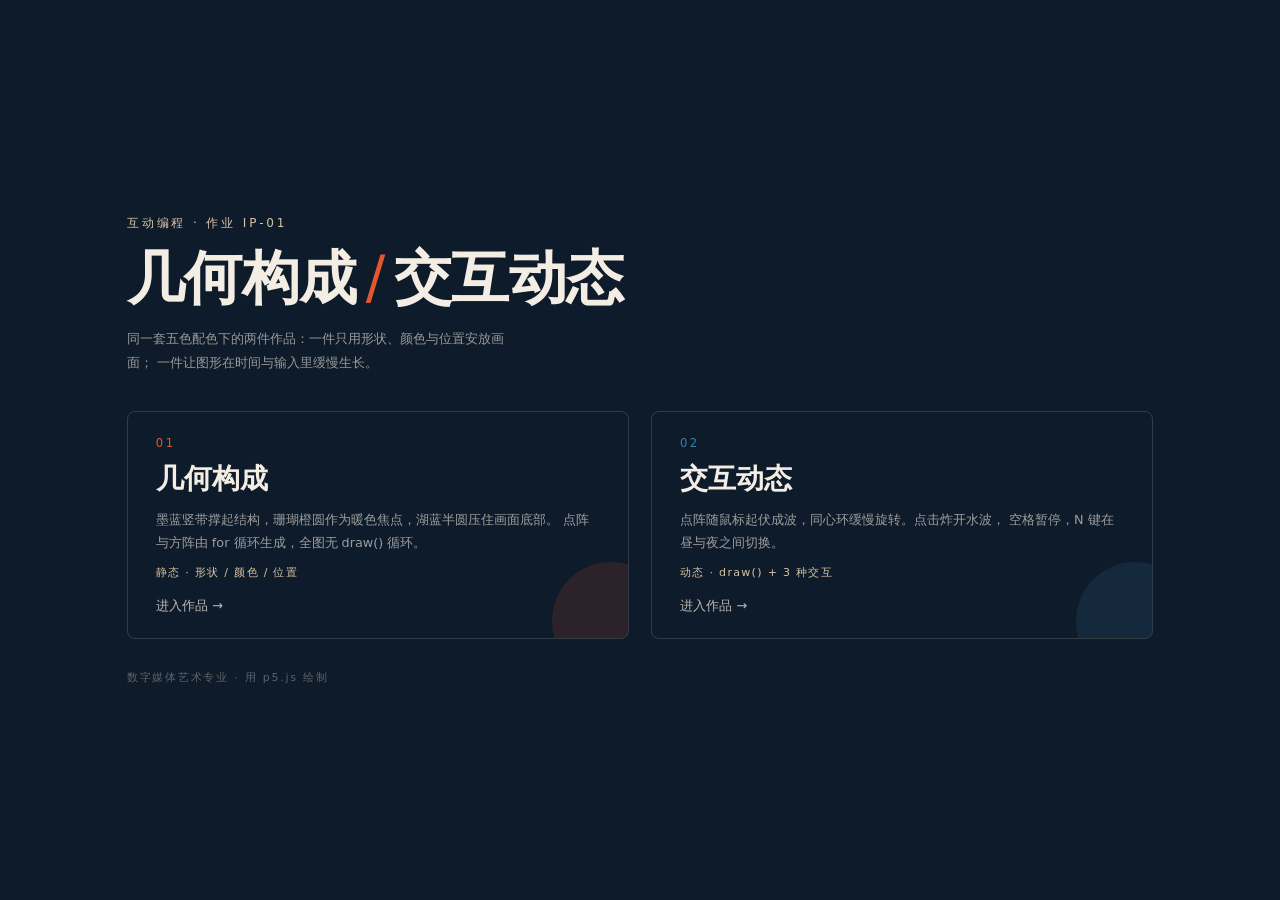
<file: index.html>
<!DOCTYPE html>
<html lang="zh-CN">
<head>
  <meta charset="UTF-8">
  <meta name="viewport" content="width=device-width, initial-scale=1.0">
  <title>IP-01 · p5.js 双联作</title>
  <link rel="stylesheet" href="css/site.css">
</head>
<body class="index-page">
  <main class="index-main">
    <header class="index-header">
      <p class="eyebrow">互动编程 · 作业 IP-01</p>
      <h1>几何构成<span class="slash">/</span>交互动态</h1>
      <p class="intro">
        同一套五色配色下的两件作品：一件只用形状、颜色与位置安放画面；
        一件让图形在时间与输入里缓慢生长。
      </p>
    </header>

    <nav class="work-grid">
      <a class="work-card" href="static.html">
        <span class="work-no">01</span>
        <h2>几何构成</h2>
        <p class="work-desc">
          墨蓝竖带撑起结构，珊瑚橙圆作为暖色焦点，湖蓝半圆压住画面底部。
          点阵与方阵由 for 循环生成，全图无 draw() 循环。
        </p>
        <span class="work-meta">静态 · 形状 / 颜色 / 位置</span>
        <span class="work-enter">进入作品 →</span>
      </a>

      <a class="work-card" href="dynamic.html">
        <span class="work-no">02</span>
        <h2>交互动态</h2>
        <p class="work-desc">
          点阵随鼠标起伏成波，同心环缓慢旋转。点击炸开水波，
          空格暂停，N 键在昼与夜之间切换。
        </p>
        <span class="work-meta">动态 · draw() + 3 种交互</span>
        <span class="work-enter">进入作品 →</span>
      </a>
    </nav>

    <footer class="index-footer">数字媒体艺术专业 · 用 p5.js 绘制</footer>
  </main>
</body>
</html>
</file>
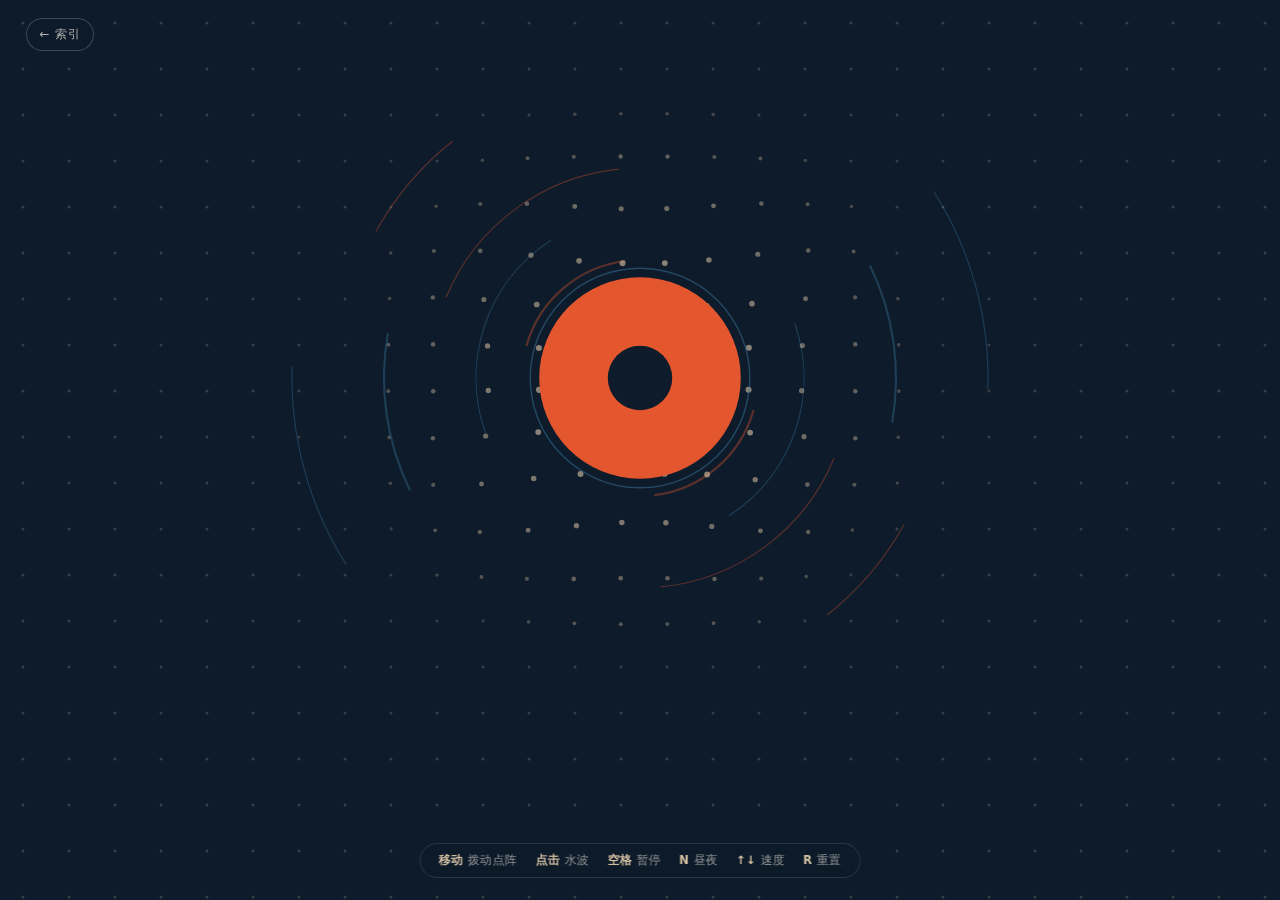
<file: dynamic.html>
<!DOCTYPE html>
<html lang="zh-CN">
<head>
  <meta charset="UTF-8">
  <meta name="viewport" content="width=device-width, initial-scale=1.0">
  <title>02 交互动态 · IP-01</title>
  <link rel="stylesheet" href="css/site.css">
  <script src="lib/p5.min.js"></script>
  <script src="js/dynamic-art.js"></script>
</head>
<body class="art-page">
  <a class="back-link" href="index.html">← 索引</a>
  <main class="canvas-stage">
    <div id="stage"></div>
  </main>
  <div class="hud">
    <span><b>移动</b>拨动点阵</span>
    <span><b>点击</b>水波</span>
    <span><b>空格</b>暂停</span>
    <span><b>N</b>昼夜</span>
    <span><b>↑↓</b>速度</span>
    <span><b>R</b>重置</span>
  </div>
</body>
</html>
</file>
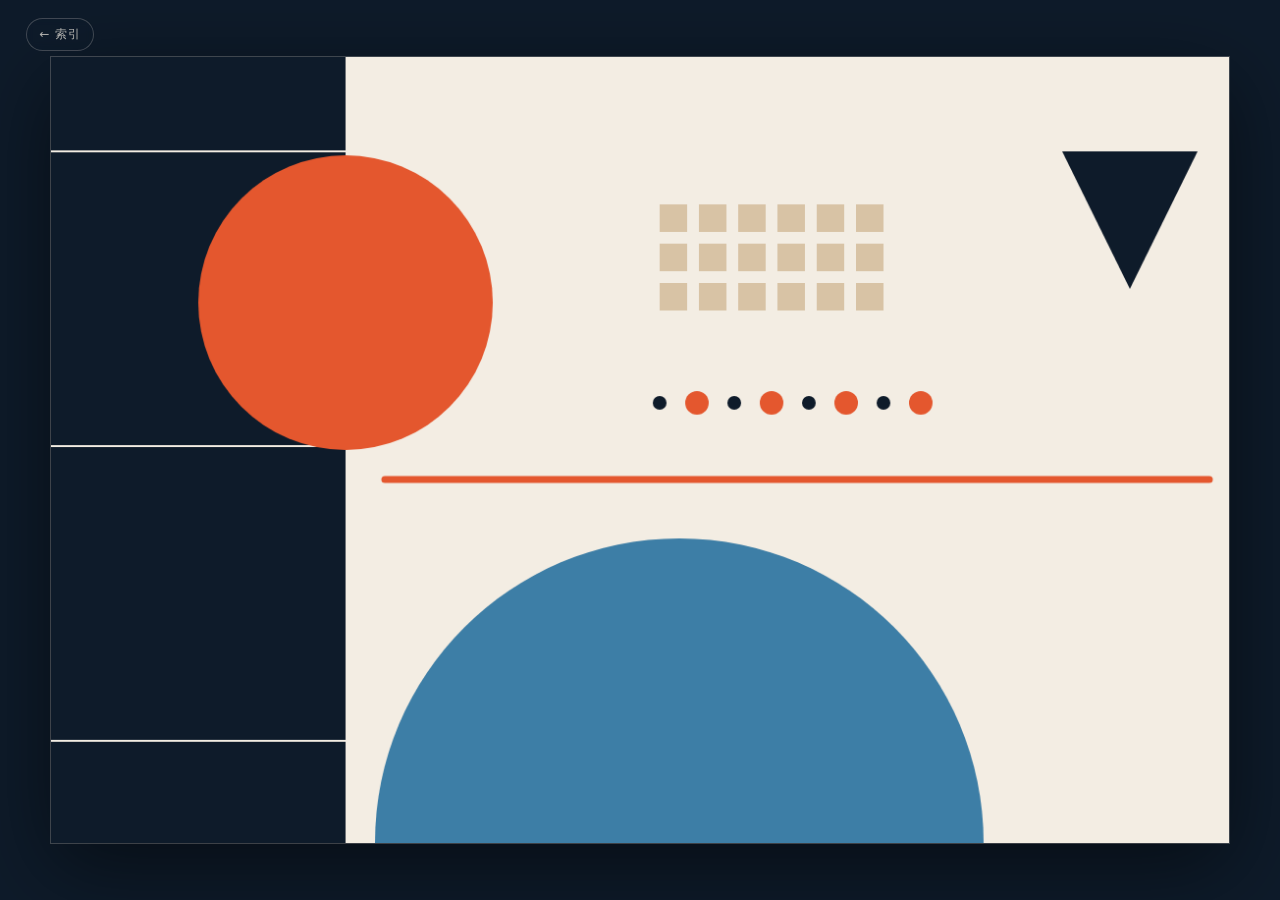
<file: static.html>
<!DOCTYPE html>
<html lang="zh-CN">
<head>
  <meta charset="UTF-8">
  <meta name="viewport" content="width=device-width, initial-scale=1.0">
  <title>01 几何构成 · IP-01</title>
  <link rel="stylesheet" href="css/site.css">
  <script src="lib/p5.min.js"></script>
  <script src="js/static-art.js"></script>
</head>
<body class="art-page">
  <a class="back-link" href="index.html">← 索引</a>
  <main class="canvas-stage">
    <div id="stage"></div>
  </main>
</body>
</html>
</file>
<file: css/site.css>
/* =========================================================
   站点样式（索引页 + 两个作品页）
   配色与作品保持一致，共 5 色
   ========================================================= */
:root {
  --ink:   #0E1B2A; /* 深墨蓝：底色与结构 */
  --paper: #F3EDE3; /* 米白：文字与留白 */
  --coral: #E4572E; /* 珊瑚橙：暖色重点 */
  --blue:  #3D7EA6; /* 湖蓝：冷色块面 */
  --sand:  #D8C3A5; /* 沙色：低饱和过渡 */
  --font: "PingFang SC", "Microsoft YaHei", "Hiragino Sans GB", system-ui, sans-serif;
}

* { box-sizing: border-box; }

html, body {
  height: 100%;
  margin: 0;
  overflow: hidden;             /* 关键：任何页面都不出现滚动条 */
  background: var(--ink);
  color: var(--paper);
  font-family: var(--font);
  -webkit-font-smoothing: antialiased;
}

/* ---------------- 索引页 ---------------- */
.index-page {
  display: flex;
  align-items: center;
}

.index-main {
  width: 100%;
  max-width: 1180px;
  margin: 0 auto;
  padding: clamp(20px, 5vh, 64px) clamp(20px, 6vw, 88px);
  display: flex;
  flex-direction: column;
  max-height: 100%;
}

.eyebrow {
  margin: 0 0 clamp(8px, 1.6vh, 16px);
  font-size: clamp(10px, 0.95vw, 12px);
  letter-spacing: 0.24em;
  color: var(--sand);
}

.index-header h1 {
  margin: 0 0 clamp(8px, 1.8vh, 18px);
  font-size: clamp(28px, 5vw, 58px);
  font-weight: 700;
  letter-spacing: -0.01em;
  line-height: 1.1;
}

.slash {
  color: var(--coral);
  margin: 0 0.16em;
  font-weight: 400;
}

.intro {
  margin: 0 0 clamp(18px, 4vh, 44px);
  max-width: 46ch;
  font-size: clamp(12px, 1.05vw, 14px);
  line-height: 1.8;
  color: rgba(243, 237, 227, 0.6);
}

/* 两张作品卡片 */
.work-grid {
  display: grid;
  grid-template-columns: 1fr 1fr;
  gap: clamp(12px, 1.8vw, 22px);
}

.work-card {
  position: relative;
  display: flex;
  flex-direction: column;
  gap: clamp(6px, 1.2vh, 12px);
  padding: clamp(16px, 2.6vh, 30px) clamp(16px, 2.2vw, 28px);
  border: 1px solid rgba(243, 237, 227, 0.16);
  border-radius: 8px;
  text-decoration: none;
  color: inherit;
  overflow: hidden;
  transition: border-color 0.25s ease, transform 0.25s ease, background 0.25s ease;
}

.work-card::after {
  /* 角落的圆形装饰，暗示作品里的圆形元素 */
  content: "";
  position: absolute;
  right: -42px;
  bottom: -42px;
  width: 118px;
  height: 118px;
  border-radius: 50%;
  background: var(--coral);
  opacity: 0.14;
  transition: opacity 0.25s ease, transform 0.25s ease;
}

.work-card:nth-child(2)::after {
  background: var(--blue);
}

.work-card:hover {
  border-color: var(--coral);
  transform: translateY(-4px);
  background: rgba(228, 87, 46, 0.06);
}

.work-card:nth-child(2):hover {
  border-color: var(--blue);
  background: rgba(61, 126, 166, 0.08);
}

.work-card:hover::after {
  opacity: 0.22;
  transform: scale(1.08);
}

.work-no {
  font-size: clamp(10px, 0.9vw, 12px);
  letter-spacing: 0.22em;
  color: var(--coral);
}

.work-card:nth-child(2) .work-no { color: var(--blue); }

.work-card h2 {
  margin: 0;
  font-size: clamp(20px, 2.4vw, 28px);
  font-weight: 600;
}

.work-desc {
  margin: 0;
  font-size: clamp(12px, 1vw, 13.5px);
  line-height: 1.75;
  color: rgba(243, 237, 227, 0.62);
}

.work-meta {
  font-size: 11px;
  letter-spacing: 0.12em;
  color: var(--sand);
}

.work-enter {
  margin-top: auto;
  padding-top: 6px;
  font-size: 13px;
  color: var(--paper);
  opacity: 0.75;
}

.work-card:hover .work-enter { opacity: 1; color: var(--coral); }
.work-card:nth-child(2):hover .work-enter { color: var(--blue); }

.index-footer {
  margin-top: clamp(16px, 3.4vh, 36px);
  font-size: 11px;
  letter-spacing: 0.16em;
  color: rgba(243, 237, 227, 0.34);
}

/* ---------------- 作品页通用 ---------------- */
.art-page { background: var(--ink); }

.canvas-stage {
  position: fixed;
  inset: 0;
  display: flex;
  align-items: center;
  justify-content: center;
}

canvas { display: block; }   /* 消除 canvas 的基线间隙，避免出现 1~2px 溢出 */

/* 静态页画布与深色页底之间加一圈细描边，保证墨蓝竖带的轮廓可读 */
.art-page canvas {
  box-shadow:
    0 0 0 1px rgba(243, 237, 227, 0.22),
    0 24px 80px rgba(0, 0, 0, 0.5);
}

.back-link {
  position: fixed;
  top: clamp(12px, 2vh, 24px);
  left: clamp(12px, 2vw, 28px);
  z-index: 10;
  padding: 7px 13px;
  border: 1px solid rgba(243, 237, 227, 0.22);
  border-radius: 100px;
  font-size: 12px;
  letter-spacing: 0.06em;
  color: rgba(243, 237, 227, 0.72);
  text-decoration: none;
  background: rgba(14, 27, 42, 0.45);
  backdrop-filter: blur(4px);
  transition: color 0.2s ease, border-color 0.2s ease;
}

.back-link:hover {
  color: var(--paper);
  border-color: var(--coral);
}

/* 动态页的按键提示 */
.hud {
  position: fixed;
  left: 50%;
  bottom: clamp(12px, 2.4vh, 26px);
  transform: translateX(-50%);
  z-index: 10;
  display: flex;
  flex-wrap: wrap;
  justify-content: center;
  gap: 10px 18px;
  padding: 9px 18px;
  border-radius: 100px;
  border: 1px solid rgba(243, 237, 227, 0.14);
  background: rgba(14, 27, 42, 0.42);
  backdrop-filter: blur(6px);
  font-size: 11.5px;
  letter-spacing: 0.04em;
  color: rgba(243, 237, 227, 0.6);
  white-space: nowrap;
  pointer-events: none;
}

.hud b {
  font-weight: 600;
  color: var(--sand);
  margin-right: 4px;
}

/* ---------------- 小屏适配 ---------------- */
@media (max-width: 760px) {
  .work-grid { grid-template-columns: 1fr; }
  .work-card::after { display: none; }
  .hud { gap: 6px 12px; font-size: 10.5px; padding: 8px 14px; }
}

@media (max-height: 620px) {
  .intro { display: none; }
  .index-footer { display: none; }
}
</file>
